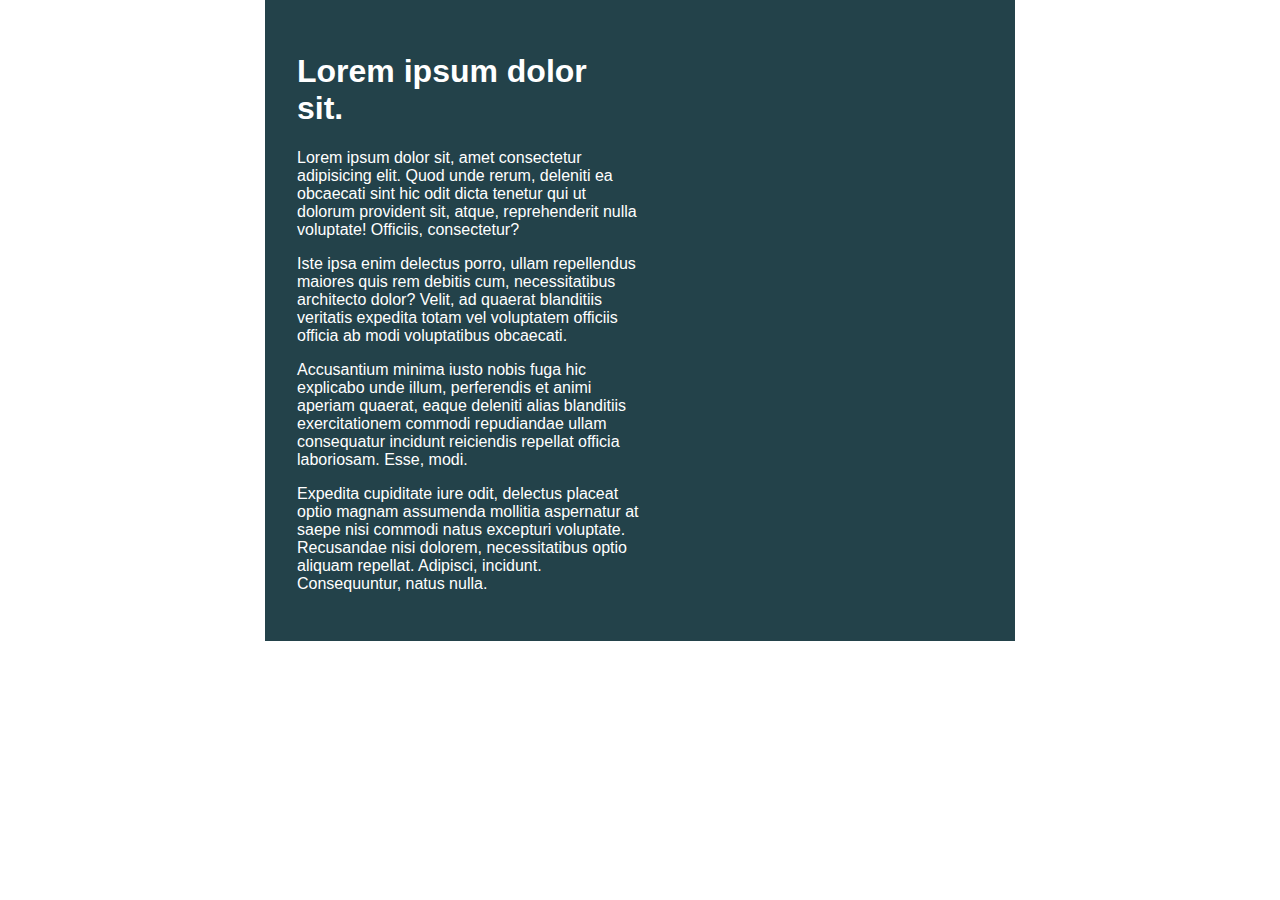
<file: day1/index.html>
<!DOCTYPE html>
<html lang="en">

<head>
    <meta charset="UTF-8">
    <meta name="viewport" content="width=device-width, initial-scale=1.0">
    <title>Day 01</title>

    <link rel="stylesheet" href="style.css">
</head>

<body>
    <div class="container">
        <div class="intro-content">
            <h1>Lorem ipsum dolor sit.</h1>
            <p>Lorem ipsum dolor sit, amet consectetur adipisicing elit. Quod unde rerum, deleniti ea obcaecati sint hic
                odit dicta tenetur qui ut dolorum provident sit, atque, reprehenderit nulla voluptate! Officiis,
                consectetur?</p>
            <p>Iste ipsa enim delectus porro, ullam repellendus maiores quis rem debitis cum, necessitatibus architecto
                dolor? Velit, ad quaerat blanditiis veritatis expedita totam vel voluptatem officiis officia ab modi
                voluptatibus obcaecati.</p>
            <p>Accusantium minima iusto nobis fuga hic explicabo unde illum, perferendis et animi aperiam quaerat, eaque
                deleniti alias blanditiis exercitationem commodi repudiandae ullam consequatur incidunt reiciendis
                repellat officia laboriosam. Esse, modi.</p>
            <p>Expedita cupiditate iure odit, delectus placeat optio magnam assumenda mollitia aspernatur at saepe nisi
                commodi natus excepturi voluptate. Recusandae nisi dolorem, necessitatibus optio aliquam repellat.
                Adipisci, incidunt. Consequuntur, natus nulla.</p>
        </div>
    </div>
</body>

</html>
</file>
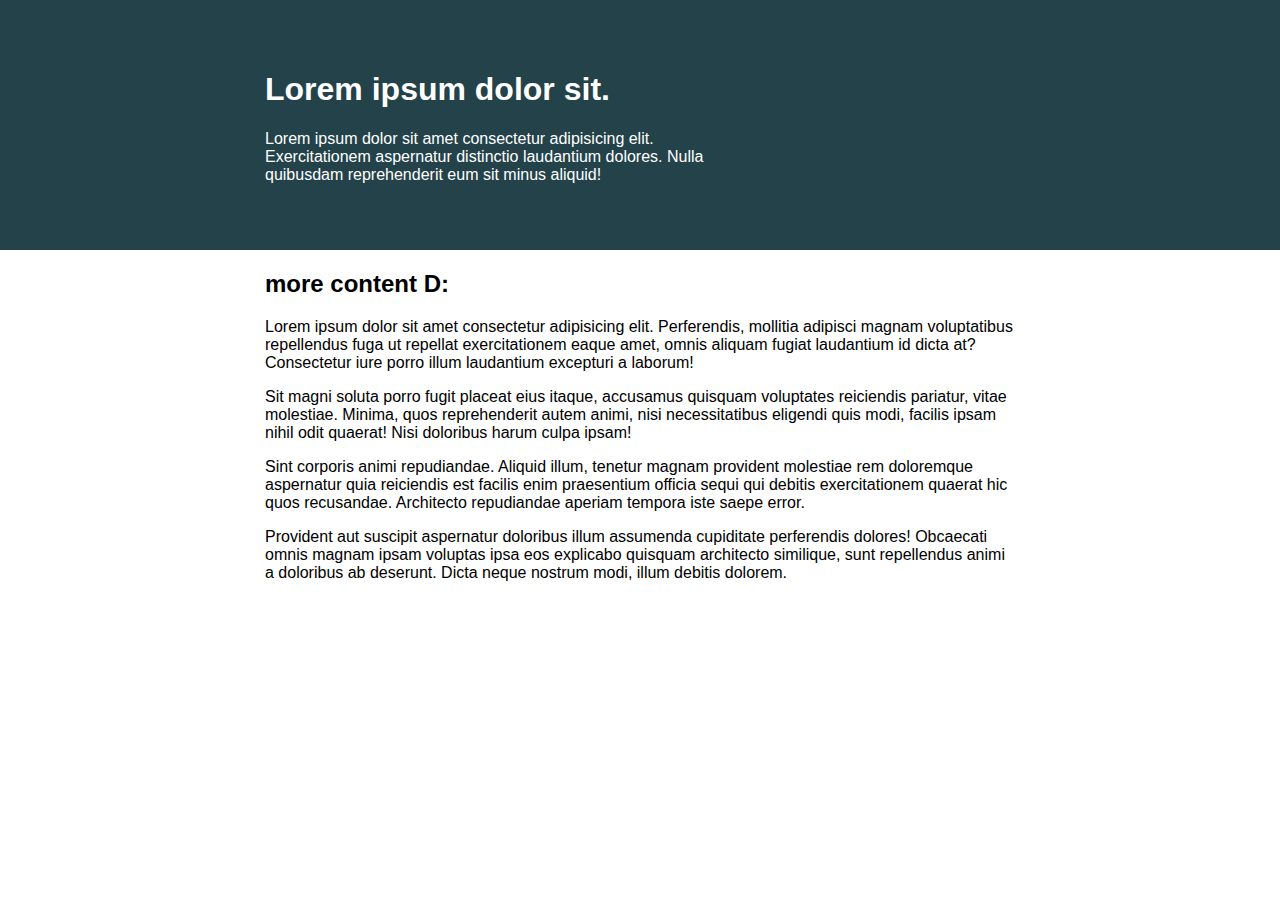
<file: day3/index.html>
<!DOCTYPE html>
<html lang="en">

<head>
    <meta charset="UTF-8">
    <meta name="viewport" content="width=device-width, initial-scale=1.0">
    <title>Day 01</title>

    <link rel="stylesheet" href="style.css">
</head>

<body>


    <div class="intro">
        <div class="container">
            <div class="intro-content">
                <h1>Lorem ipsum dolor sit.</h1>
                <p>Lorem ipsum dolor sit amet consectetur adipisicing elit. Exercitationem aspernatur distinctio
                    laudantium dolores. Nulla quibusdam reprehenderit eum sit minus aliquid!</p>
            </div>
        </div>
    </div>



    <div class="container">
        <h2>more content D:</h2>
        <p>Lorem ipsum dolor sit amet consectetur adipisicing elit. Perferendis, mollitia adipisci magnam
            voluptatibus
            repellendus fuga ut repellat exercitationem eaque amet, omnis aliquam fugiat laudantium id dicta at?
            Consectetur
            iure porro illum laudantium excepturi a laborum!</p>
        <p>Sit magni soluta porro fugit placeat eius itaque, accusamus quisquam voluptates reiciendis pariatur,
            vitae
            molestiae. Minima, quos reprehenderit autem animi, nisi necessitatibus eligendi quis modi, facilis ipsam
            nihil
            odit quaerat! Nisi doloribus harum culpa ipsam!</p>
        <p>Sint corporis animi repudiandae. Aliquid illum, tenetur magnam provident molestiae rem doloremque
            aspernatur quia
            reiciendis est facilis enim praesentium officia sequi qui debitis exercitationem quaerat hic quos
            recusandae.
            Architecto repudiandae aperiam tempora iste saepe error.</p>
        <p>Provident aut suscipit aspernatur doloribus illum assumenda cupiditate perferendis dolores! Obcaecati
            omnis
            magnam ipsam voluptas ipsa eos explicabo quisquam architecto similique, sunt repellendus animi a
            doloribus ab
            deserunt. Dicta neque nostrum modi, illum debitis dolorem.</p>
    </div>


</body>

</html>
</file>
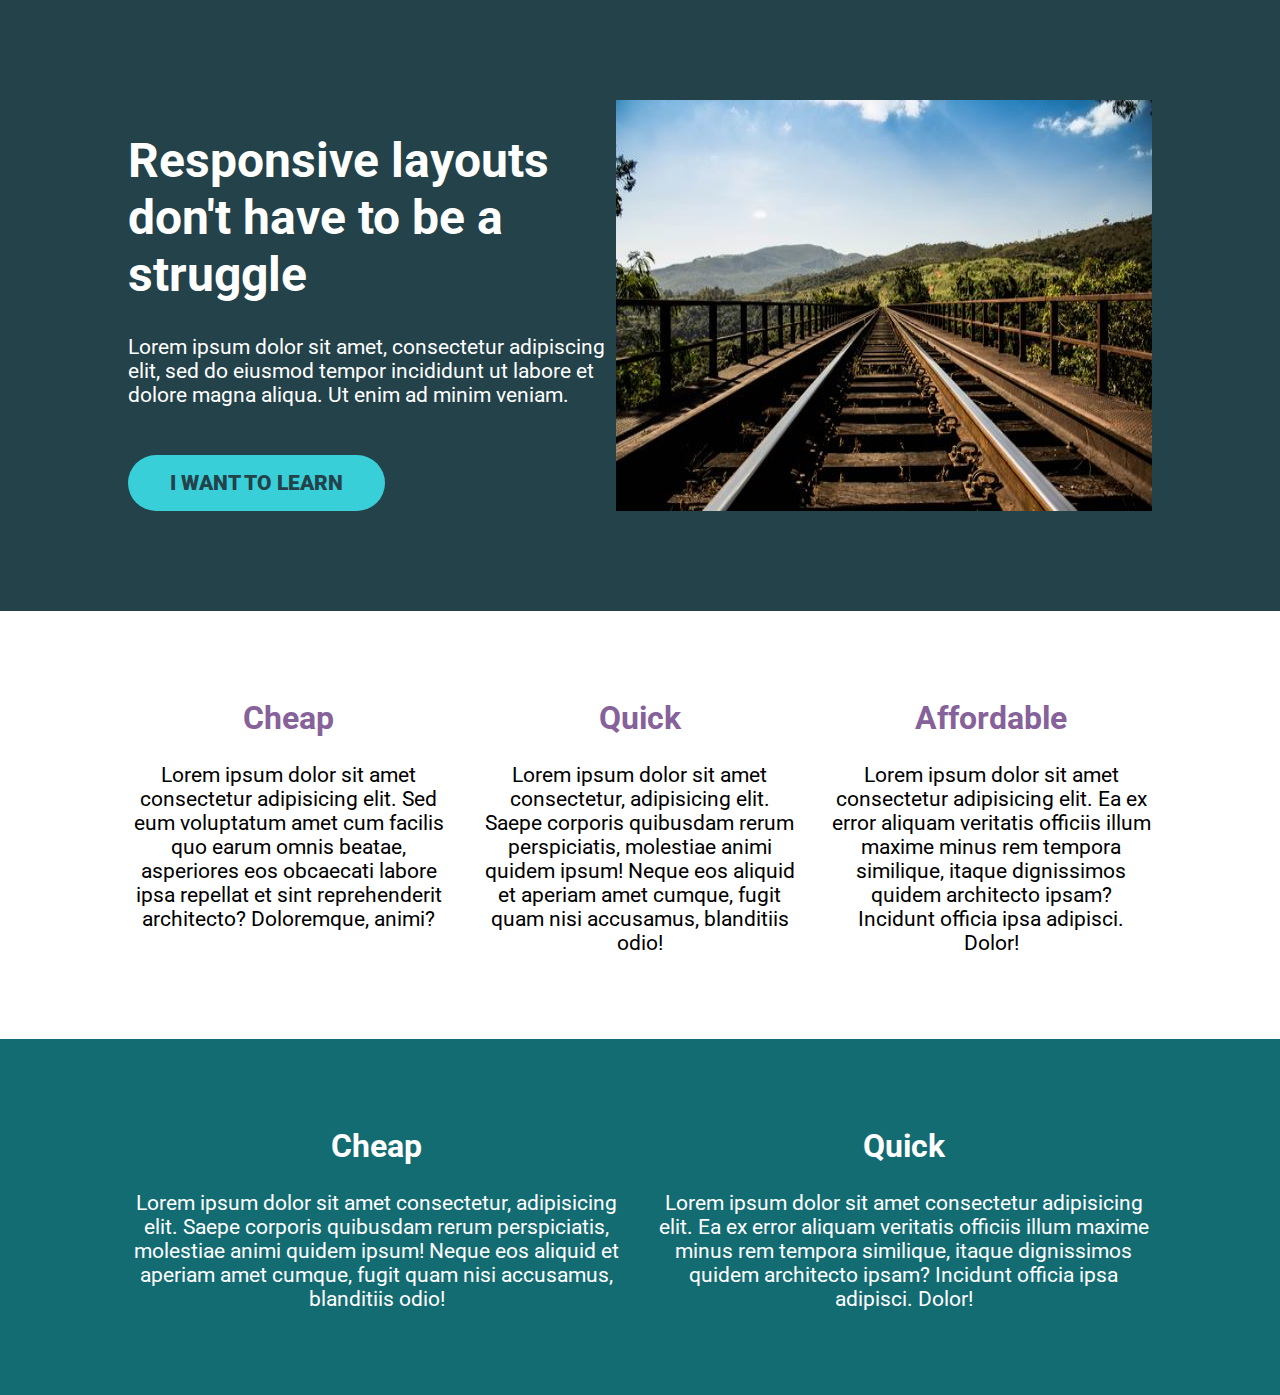
<file: day5/index.html>
<!DOCTYPE html>
<html lang="en">

<head>
  <meta charset="UTF-8">
  <meta name="viewport" content="width=device-width, initial-scale=1.0">
  <title>Responsive Layouts</title>
  <link rel="stylesheet" href="style.css">
  <link rel="preconnect" href="https://fonts.googleapis.com">
  <link rel="preconnect" href="https://fonts.gstatic.com" crossorigin>
  <link href="https://fonts.googleapis.com/css2?family=Roboto&display=swap" rel="stylesheet">
  <link href="https://fonts.googleapis.com/css2?family=Roboto:wght@400;900&display=swap" rel="stylesheet">
</head>

<body>
  <div class="hero">
    <div class="container row">
      <div class="hero__text">
        <h1>Responsive layouts don't have to be a struggle</h1>
        <p>Lorem ipsum dolor sit amet, consectetur adipiscing elit, sed do eiusmod tempor incididunt ut labore et dolore
          magna aliqua. Ut enim ad minim veniam.</p>
        <a href="#" class="btn">I want to learn</a>
      </div>
        <img class="hero__img" src="../204-536x354.jpg" alt="rail road">
    </div>
  </div>

  <section class="three-col">
    <div class="container row">
      <div class="col">
        <h2>Cheap</h2>
        <p>Lorem ipsum dolor sit amet consectetur adipisicing elit. Sed eum voluptatum amet cum facilis quo earum
          omnis
          beatae, asperiores eos obcaecati labore ipsa repellat et sint reprehenderit architecto? Doloremque, animi?
        </p>
      </div>
      <div class="col">
        <h2>Quick</h2>
        <p>Lorem ipsum dolor sit amet consectetur, adipisicing elit. Saepe corporis quibusdam rerum perspiciatis,
          molestiae animi quidem ipsum! Neque eos aliquid et aperiam amet cumque, fugit quam nisi accusamus,
          blanditiis
          odio!</p>
      </div>
      <div class="col">
        <h2>Affordable</h2>
        <p>Lorem ipsum dolor sit amet consectetur adipisicing elit. Ea ex error aliquam veritatis officiis illum
          maxime
          minus rem tempora similique, itaque dignissimos quidem architecto ipsam? Incidunt officia ipsa adipisci.
          Dolor!</p>
      </div>
    </div>
  </section>

  <section class="two-col">
    <div class="container row">
      <div class="col">
        <h2>Cheap</h2>
        <p>Lorem ipsum dolor sit amet consectetur, adipisicing elit. Saepe corporis quibusdam rerum perspiciatis,
          molestiae animi quidem ipsum! Neque eos aliquid et aperiam amet cumque, fugit quam nisi accusamus,
          blanditiis
          odio!</p>
      </div>
      <div class="col">
        <h2>Quick</h2>
        <p>Lorem ipsum dolor sit amet consectetur adipisicing elit. Ea ex error aliquam veritatis officiis illum
          maxime
          minus rem tempora similique, itaque dignissimos quidem architecto ipsam? Incidunt officia ipsa adipisci.
          Dolor!
        </p>
      </div>
    </div>
  </section>
</body>

</html>
</file>
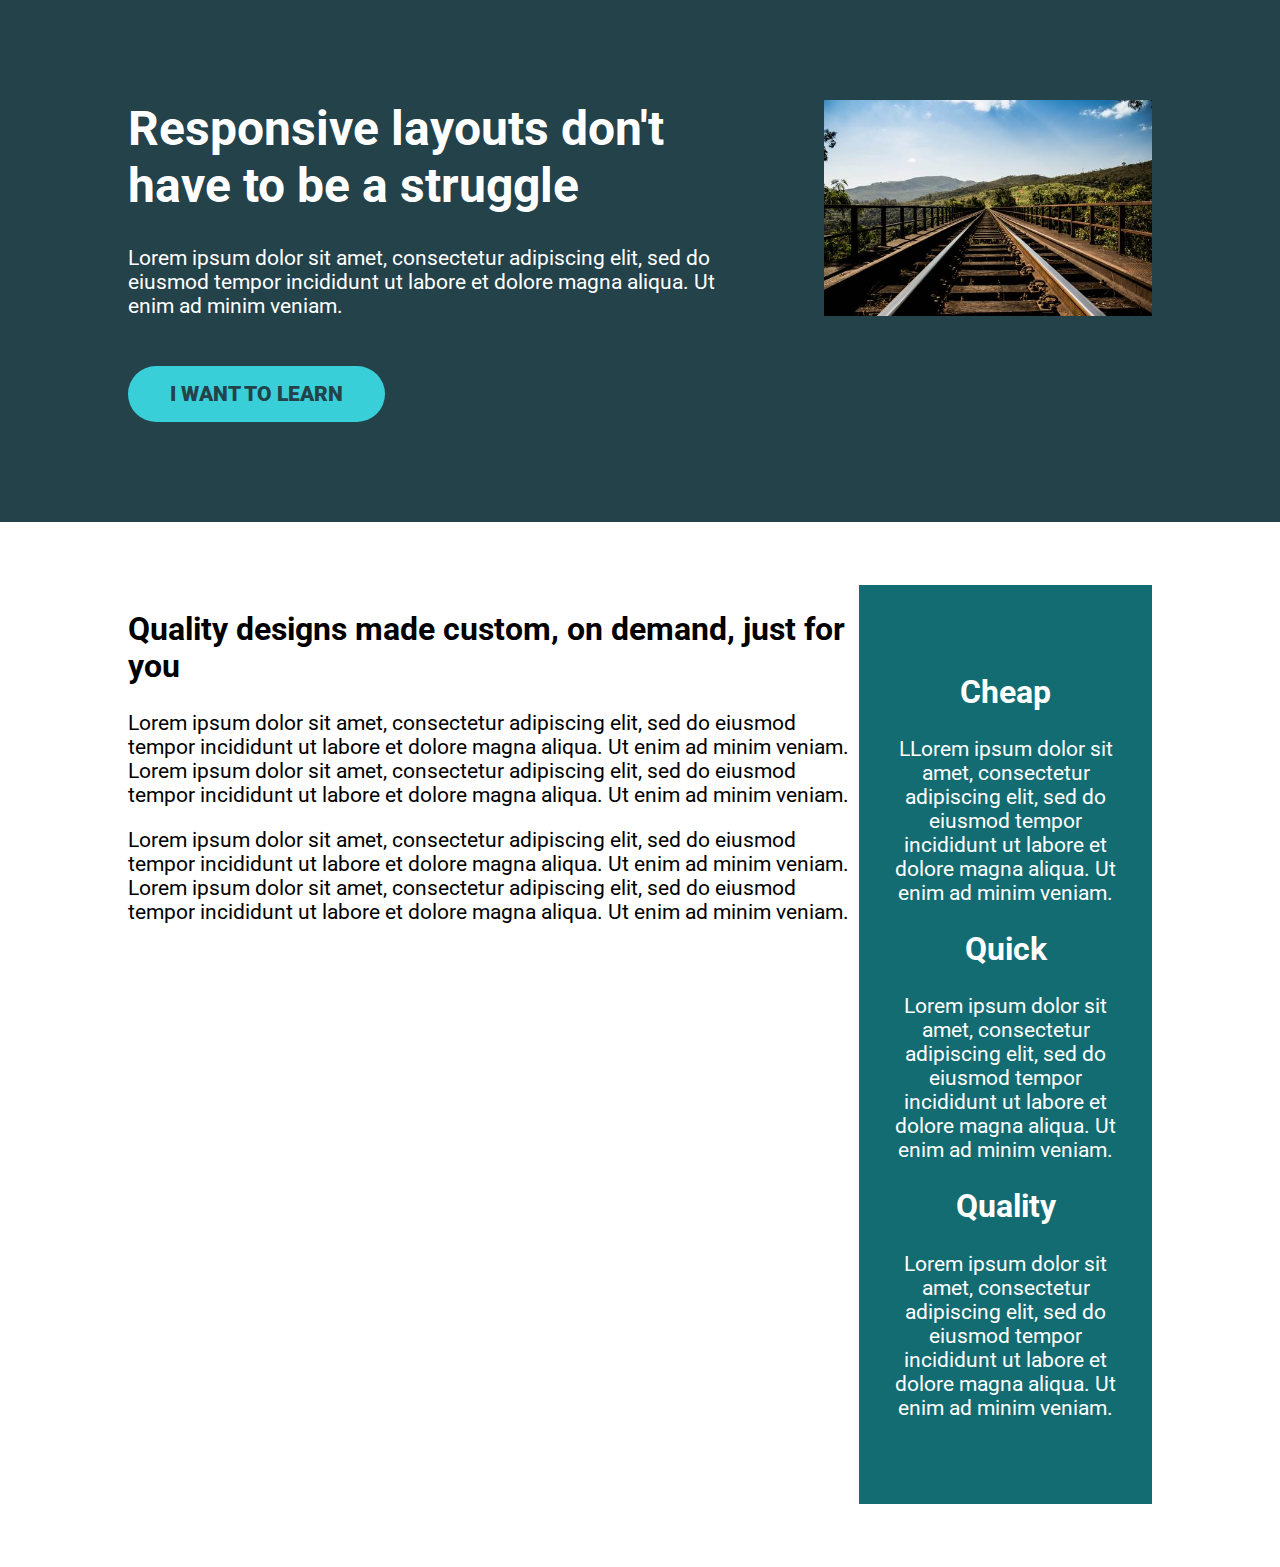
<file: day9/index.html>
<!DOCTYPE html>
<html lang="en">

<head>
  <meta charset="UTF-8">
  <meta name="viewport" content="width=device-width, initial-scale=1.0">
  <title>Responsive Layouts</title>
  <link rel="stylesheet" href="style.css">
  <link rel="preconnect" href="https://fonts.googleapis.com">
  <link rel="preconnect" href="https://fonts.gstatic.com" crossorigin>
  <link href="https://fonts.googleapis.com/css2?family=Roboto&display=swap" rel="stylesheet">
  <link href="https://fonts.googleapis.com/css2?family=Roboto:wght@400;900&display=swap" rel="stylesheet">
</head>

<body>
  <div class="hero">
    <div class="container row">
      <div class="hero__text">
        <h1>Responsive layouts don't have to be a struggle</h1>
        <p>Lorem ipsum dolor sit amet, consectetur adipiscing elit, sed do eiusmod tempor incididunt ut labore et dolore
          magna aliqua. Ut enim ad minim veniam.</p>
        <a href="#" class="btn">I want to learn</a>
      </div>
      <img class="hero__img" src="../204-536x354.jpg" alt="rail road">
    </div>
  </div>

  <section class="main">
    <div class="container">
      <h2>Quality designs made custom, on demand,
        just for you</h2>
        <p>Lorem ipsum dolor sit amet, consectetur adipiscing elit, sed do eiusmod
          tempor incididunt ut labore et dolore magna aliqua. Ut enim ad minim
          veniam. Lorem ipsum dolor sit amet, consectetur adipiscing elit, sed do
          eiusmod tempor incididunt ut labore et dolore magna aliqua. Ut enim ad
          minim veniam.</p>
          <p>Lorem ipsum dolor sit amet, consectetur adipiscing elit, sed do eiusmod
            tempor incididunt ut labore et dolore magna aliqua. Ut enim ad minim
            veniam. Lorem ipsum dolor sit amet, consectetur adipiscing elit, sed do
            eiusmod tempor incididunt ut labore et dolore magna aliqua. Ut enim ad
            minim veniam.</p>
    </div>

    <section class="three-col">
      <div class="container">
        <div>
          <h2>Cheap</h2>
          <p>LLorem ipsum dolor sit amet,
            consectetur adipiscing elit, sed do
            eiusmod tempor incididunt ut labore et
            dolore magna aliqua. Ut enim ad minim
            veniam.
          </p>
        </div>
        <div>
          <h2>Quick</h2>
          <p>Lorem ipsum dolor sit amet,
            consectetur adipiscing elit, sed do
            eiusmod tempor incididunt ut labore et
            dolore magna aliqua. Ut enim ad minim
            veniam.</p>
        </div>
        <div>
          <h2>Quality</h2>
          <p>Lorem ipsum dolor sit amet,
            consectetur adipiscing elit, sed do
            eiusmod tempor incididunt ut labore et
            dolore magna aliqua. Ut enim ad minim
            veniam.</p>
        </div>
      </div>
    </section>
  </section>
</body>

</html>
</file>
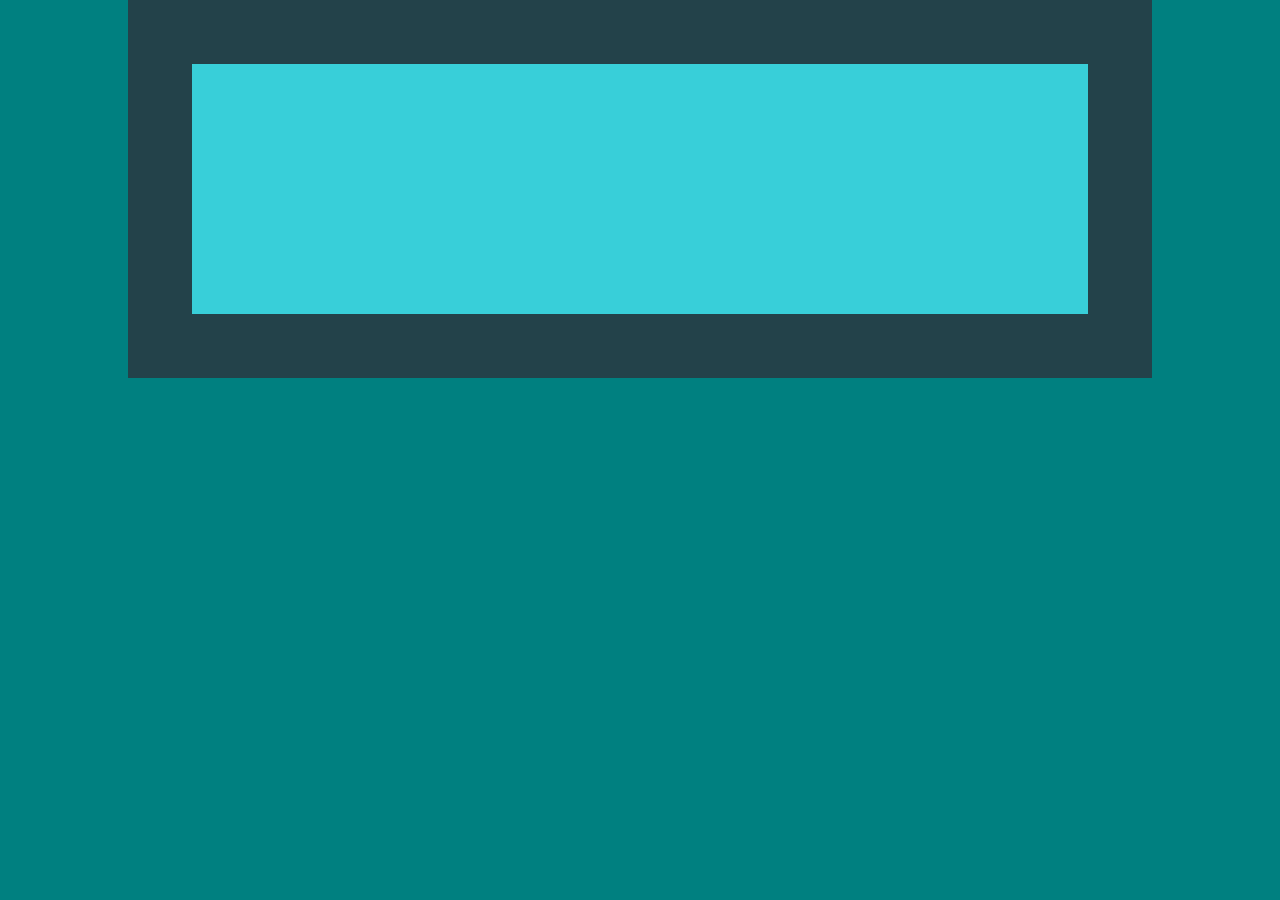
<file: day1/demo1/index.html>
<!DOCTYPE html>
<html lang="en">
<head>
  <meta charset="UTF-8">
  <meta http-equiv="X-UA-Compatible" content="IE=edge">
  <meta name="viewport" content="width=device-width, initial-scale=1.0">
  <title>Day 01</title>
  <link rel="stylesheet" href="style.css">
</head>
<body>
  <div class="parent">
    <div class="child"></div>
  </div>
</body>
</html>
</file>
<file: day1/style.css>
/* INSTRUCTIONS
 *
 * 1) Limit the total width of
 *    the .intro-conent to about half
 *    of it's parent
 *
 * 2) Stop the text from overflowing
 *    out the bottom at small screen
 *    widths
 *
 * You may modify the HTML if needed
 *
 */

* {
  box-sizing: border-box;
}

body {
  margin: 0;
  font-family: sans-serif;
  
}

.container {
  background: #23424a;
  color: white;

  width: 80%;
  max-width: 750px;
  margin: 0 auto;

  padding: 2em;
}

.intro-content {
  width: 50%;
}
</file>
<file: day3/style.css>
/* INSTRUCTIONS
 *
 * 1) Keep the text inside .intro-content
 *    in the same place, but have the background
 *    extend from one side of the viewport
 *    to the other, no matter how wide or narrow
 *    the browser is.
 *
 * 2) Limit the maximum width of the text in the
 *    bottom area.
 *
 * You may modify the HTML if needed
 * (you probably should for this challenge)
 *
 */

* {
  box-sizing: border-box;
}

body {
  margin: 0;
  font-family: sans-serif;
}

.intro {
  background: #23424a;
  color: white;
  padding: 50px 0;
}

.container {
  width: 80%;
  margin: auto;
  max-width: 750px;
} 

.intro-content {
  width: 60%;
}
</file>
<file: day5/style.css>
*, *::before, *::after {
  box-sizing: border-box;
}

body {
  margin: 0;
  font-family: 'Roboto', sans-serif;
  font-size: 1.3125rem;
}

h1 {
  font-size: 3rem;
}
/* padding: 9.25em, 7.625em; */
.hero {
  background: #23424a;
  color: white;
  padding: 100px 0;
}

.container {
  width: 80%;
  max-width: 1100px;
  margin: 0 auto;
} 

.row {
  display: flex;

}

.col {
  width: 100%;
}

.col + .col {
  margin-left: 30px;
}

.hero__text {
  width: 60%;
}

.hero p {
  margin-bottom: 3rem;
}

.three-col {
  text-align: center;
  padding: 3em 0;
}

.three-col h2 {
  color: #87629A;
}

.two-col {
  padding: 3em 0;
  color: white;
  background: #136c72;
  text-align: center;
}

.btn {
  display: inline-block;
  text-decoration: none;
  text-transform: uppercase;
  color: #23424A;
  font-weight: 900;
  background-color: #38CFD9;
  padding: .75em 2em;
  border-radius: 100px;
}

.btn:hover,
.btn:focus {
  opacity: .75;
}
</file>
<file: day9/style.css>
*, *::before, *::after {
  box-sizing: border-box;
}

body {
  margin: 0;
  font-family: 'Roboto', sans-serif;
  font-size: 1.3125rem;
}

h1 {
  font-size: 3rem;
  margin-top: 0;
}
/* padding: 9.25em, 7.625em; */

img {
  max-width: 100%;
}

.container {
  width: 80%;
  max-width: 1100px;
  margin: 0 auto;
} 

.row {
  display: flex;
  justify-content: space-between;
}

.col {
  width: 100%;
}

.col + .col {
  margin-left: 30px;
}

.hero {
  background: #23424a;
  color: white;
  padding: 100px 0;
}

.hero__text {
  width: 62%;
}

.hero__img {
  width: 32%;
  align-self: flex-start;
}

.hero p {
  margin-bottom: 3rem;
}

.three-col {
  text-align: center;
  padding: 3em 0;
  width: 32%;
  background: #136C72;
  color: white;
  margin: auto;
}

.main {
  display: flex;
  justify-content: space-around;
  max-width: 80%;
  padding: 3em 0;
  margin: 0 auto;
}

.btn {
  display: inline-block;
  text-decoration: none;
  text-transform: uppercase;
  color: #23424A;
  font-weight: 900;
  background-color: #38CFD9;
  padding: .75em 2em;
  border-radius: 100px;
}

.btn:hover,
.btn:focus {
  opacity: .75;
}
</file>
<file: day1/demo1/style.css>
* { box-sizing: border-box;}


body {
  background-color: teal;
  margin: 0;
}

.parent {
  background-color: #23424A;
  padding: 4em;

  margin: 0 auto;
  width: 80%;
}

.child {
  background-color: #38CFD9;
  
  height: 250px;
}
</file>
